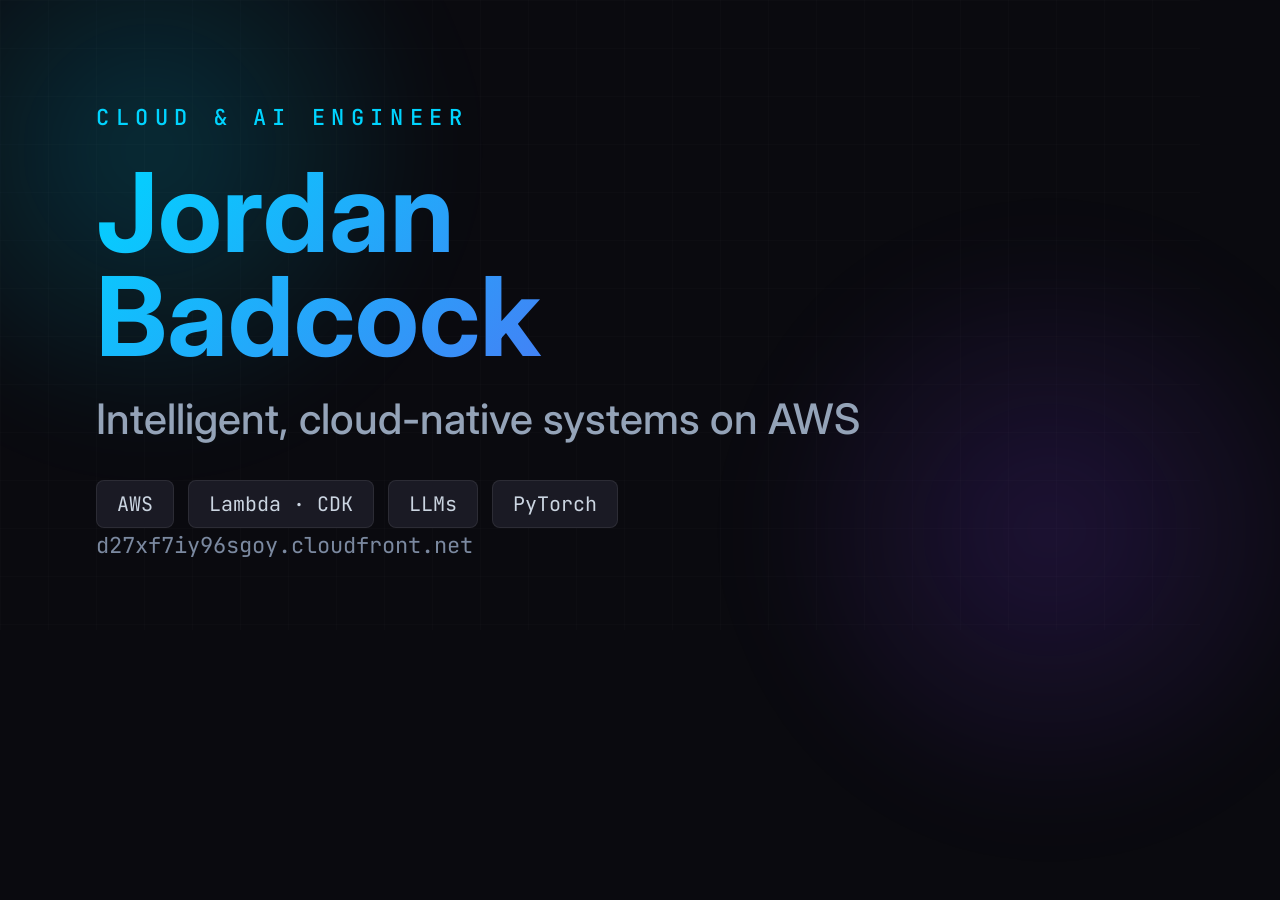
<file: scripts/og-image.html>
<!doctype html>
<html>
<head>
<meta charset="UTF-8" />
<link href="https://fonts.googleapis.com/css2?family=Inter:wght@400;500;600;700&family=JetBrains+Mono:wght@500&display=swap" rel="stylesheet" />
<style>
  * { margin: 0; padding: 0; box-sizing: border-box; }
  body {
    width: 1200px; height: 630px;
    background: #0a0a0f;
    font-family: 'Inter', system-ui, sans-serif;
    position: relative;
    overflow: hidden;
  }
  .grid {
    position: absolute; inset: 0; opacity: 0.4;
    background-image:
      linear-gradient(rgba(255,255,255,0.03) 1px, transparent 1px),
      linear-gradient(90deg, rgba(255,255,255,0.03) 1px, transparent 1px);
    background-size: 48px 48px;
  }
  .blob1 {
    position: absolute; top: -150px; left: -150px;
    width: 600px; height: 600px; border-radius: 50%;
    background: radial-gradient(circle, rgba(0,212,255,0.18), transparent 70%);
    filter: blur(40px);
  }
  .blob2 {
    position: absolute; bottom: -200px; right: -150px;
    width: 600px; height: 600px; border-radius: 50%;
    background: radial-gradient(circle, rgba(124,58,237,0.18), transparent 70%);
    filter: blur(40px);
  }
  .content {
    position: relative; z-index: 2;
    padding: 90px 96px;
    height: 100%;
    display: flex; flex-direction: column; justify-content: center;
  }
  .eyebrow {
    font-family: 'JetBrains Mono', monospace;
    color: #00d4ff; font-size: 22px; font-weight: 500;
    letter-spacing: 0.3em; text-transform: uppercase; margin-bottom: 28px;
  }
  .name {
    font-size: 110px; font-weight: 700; line-height: 0.95;
    background: linear-gradient(135deg, #00d4ff, #7c3aed);
    -webkit-background-clip: text; -webkit-text-fill-color: transparent;
    background-clip: text; margin-bottom: 24px;
  }
  .title { font-size: 42px; font-weight: 500; color: #94a3b8; margin-bottom: 36px; }
  .tags { display: flex; gap: 14px; }
  .tag {
    font-family: 'JetBrains Mono', monospace; font-size: 20px;
    color: #cbd5e1; padding: 10px 20px; border-radius: 8px;
    background: #1a1a24; border: 1px solid #ffffff14;
  }
  .url {
    position: absolute; bottom: 70px; left: 96px; z-index: 2;
    font-family: 'JetBrains Mono', monospace; font-size: 22px; color: #7b89a0;
  }
</style>
</head>
<body>
  <div class="grid"></div>
  <div class="blob1"></div>
  <div class="blob2"></div>
  <div class="content">
    <div class="eyebrow">Cloud &amp; AI Engineer</div>
    <div class="name">Jordan<br/>Badcock</div>
    <div class="title">Intelligent, cloud-native systems on AWS</div>
    <div class="tags">
      <span class="tag">AWS</span>
      <span class="tag">Lambda · CDK</span>
      <span class="tag">LLMs</span>
      <span class="tag">PyTorch</span>
    </div>
  </div>
  <div class="url">d27xf7iy96sgoy.cloudfront.net</div>
</body>
</html>
</file>
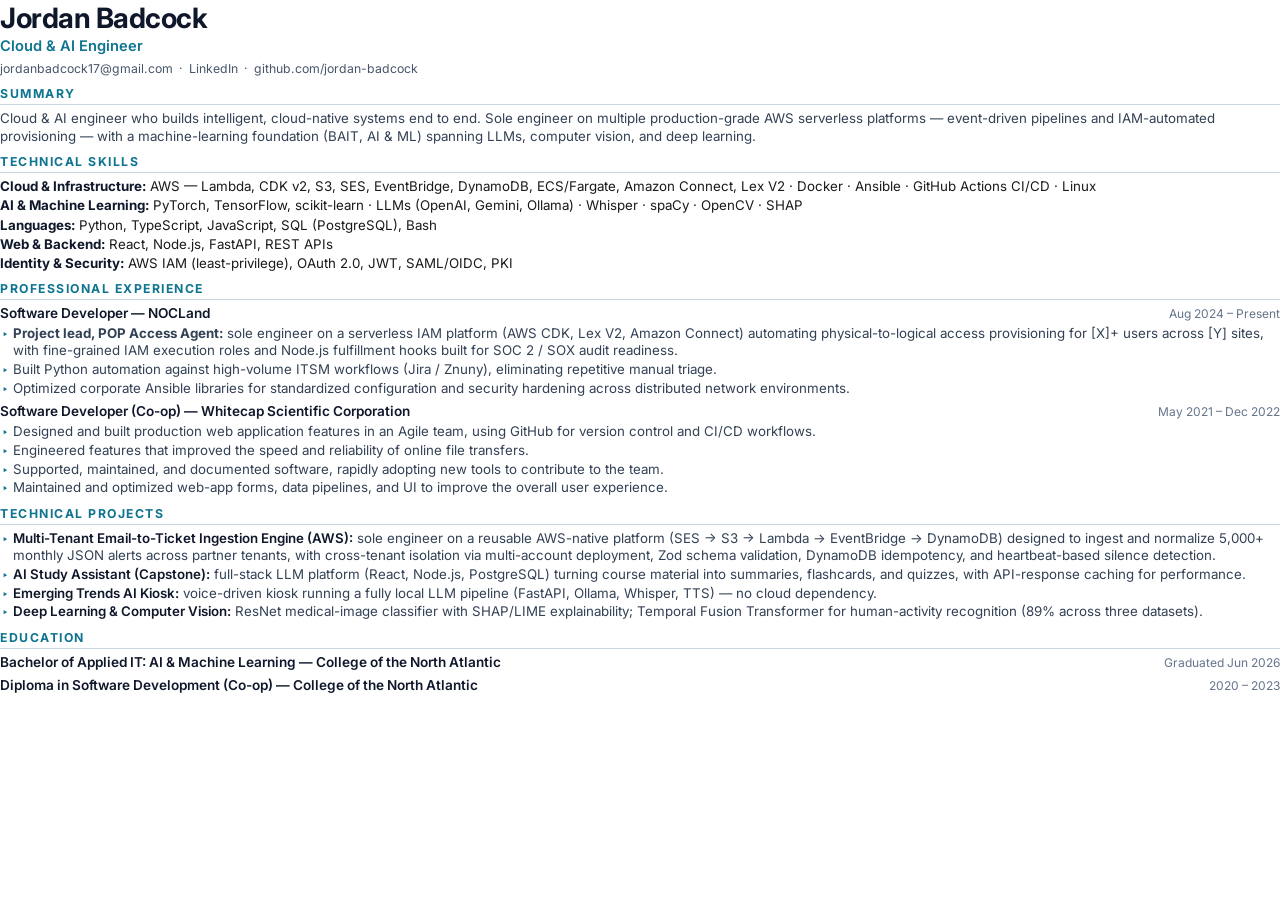
<file: scripts/resume.html>
<!doctype html>
<html lang="en">
<head>
<meta charset="UTF-8" />
<link href="https://fonts.googleapis.com/css2?family=Inter:wght@400;500;600;700&display=swap" rel="stylesheet" />
<style>
  @page { size: letter; margin: 0.5in 0.6in; }
  * { margin: 0; padding: 0; box-sizing: border-box; }
  body {
    font-family: 'Inter', Arial, sans-serif;
    color: #1a1a1a;
    font-size: 10pt;
    line-height: 1.3;
  }
  a { color: #0e7490; text-decoration: none; }

  header { margin-bottom: 9px; }
  h1 { font-size: 21pt; font-weight: 700; letter-spacing: -0.5px; color: #0f172a; }
  .title { font-size: 11pt; font-weight: 600; color: #0e7490; margin-top: 1px; }
  .contact { font-size: 9.2pt; color: #475569; margin-top: 5px; }
  .contact a { color: #475569; }

  section { margin-top: 9px; }
  h2 {
    font-size: 9.2pt; font-weight: 700; text-transform: uppercase; letter-spacing: 1.5px;
    color: #0e7490; border-bottom: 1.5px solid #cbd5e1; padding-bottom: 2px; margin-bottom: 5px;
  }

  .summary { color: #334155; }

  .skills div { margin-bottom: 2px; }
  .skills b { color: #0f172a; }

  .entry { margin-bottom: 6px; }
  .entry:last-child { margin-bottom: 0; }
  .entry-head { display: flex; justify-content: space-between; align-items: baseline; }
  .entry-title { font-weight: 600; color: #0f172a; font-size: 10.2pt; }
  .entry-date { font-size: 9pt; color: #64748b; white-space: nowrap; }
  ul { list-style: none; margin-top: 2px; }
  li { padding-left: 13px; position: relative; margin-bottom: 1.5px; color: #334155; }
  li::before { content: "‣"; position: absolute; left: 2px; color: #0e7490; font-weight: 700; }
  .proj-name { font-weight: 600; color: #0f172a; }
</style>
</head>
<body>
  <header>
    <h1>Jordan Badcock</h1>
    <div class="title">Cloud &amp; AI Engineer</div>
    <div class="contact">
      jordanbadcock17@gmail.com &nbsp;·&nbsp;
      <a href="https://www.linkedin.com/in/jordan-badcock-0022751bb/">LinkedIn</a> &nbsp;·&nbsp;
      <a href="https://github.com/jordan-badcock">github.com/jordan-badcock</a>
    </div>
  </header>

  <section>
    <h2>Summary</h2>
    <p class="summary">
      Cloud &amp; AI engineer who builds intelligent, cloud-native systems end to end. Sole engineer on
      multiple production-grade AWS serverless platforms — event-driven pipelines and IAM-automated
      provisioning — with a machine-learning foundation (BAIT, AI &amp; ML) spanning LLMs, computer
      vision, and deep learning.
    </p>
  </section>

  <section class="skills">
    <h2>Technical Skills</h2>
    <div><b>Cloud &amp; Infrastructure:</b> AWS — Lambda, CDK v2, S3, SES, EventBridge, DynamoDB, ECS/Fargate, Amazon Connect, Lex V2 · Docker · Ansible · GitHub Actions CI/CD · Linux</div>
    <div><b>AI &amp; Machine Learning:</b> PyTorch, TensorFlow, scikit-learn · LLMs (OpenAI, Gemini, Ollama) · Whisper · spaCy · OpenCV · SHAP</div>
    <div><b>Languages:</b> Python, TypeScript, JavaScript, SQL (PostgreSQL), Bash</div>
    <div><b>Web &amp; Backend:</b> React, Node.js, FastAPI, REST APIs</div>
    <div><b>Identity &amp; Security:</b> AWS IAM (least-privilege), OAuth 2.0, JWT, SAML/OIDC, PKI</div>
  </section>

  <section>
    <h2>Professional Experience</h2>
    <div class="entry">
      <div class="entry-head">
        <span class="entry-title">Software Developer — NOCLand</span>
        <span class="entry-date">Aug 2024 – Present</span>
      </div>
      <ul>
        <li><b>Project lead, POP Access Agent:</b> sole engineer on a serverless IAM platform (AWS CDK, Lex V2, Amazon Connect) automating physical-to-logical access provisioning for [X]+ users across [Y] sites, with fine-grained IAM execution roles and Node.js fulfillment hooks built for SOC 2 / SOX audit readiness.</li>
        <li>Built Python automation against high-volume ITSM workflows (Jira / Znuny), eliminating repetitive manual triage.</li>
        <li>Optimized corporate Ansible libraries for standardized configuration and security hardening across distributed network environments.</li>
      </ul>
    </div>
    <div class="entry">
      <div class="entry-head">
        <span class="entry-title">Software Developer (Co-op) — Whitecap Scientific Corporation</span>
        <span class="entry-date">May 2021 – Dec 2022</span>
      </div>
      <ul>
        <li>Designed and built production web application features in an Agile team, using GitHub for version control and CI/CD workflows.</li>
        <li>Engineered features that improved the speed and reliability of online file transfers.</li>
        <li>Supported, maintained, and documented software, rapidly adopting new tools to contribute to the team.</li>
        <li>Maintained and optimized web-app forms, data pipelines, and UI to improve the overall user experience.</li>
      </ul>
    </div>
  </section>

  <section>
    <h2>Technical Projects</h2>
    <div class="entry">
      <ul>
        <li><span class="proj-name">Multi-Tenant Email-to-Ticket Ingestion Engine (AWS):</span> sole engineer on a reusable AWS-native platform (SES → S3 → Lambda → EventBridge → DynamoDB) designed to ingest and normalize 5,000+ monthly JSON alerts across partner tenants, with cross-tenant isolation via multi-account deployment, Zod schema validation, DynamoDB idempotency, and heartbeat-based silence detection.</li>
        <li><span class="proj-name">AI Study Assistant (Capstone):</span> full-stack LLM platform (React, Node.js, PostgreSQL) turning course material into summaries, flashcards, and quizzes, with API-response caching for performance.</li>
        <li><span class="proj-name">Emerging Trends AI Kiosk:</span> voice-driven kiosk running a fully local LLM pipeline (FastAPI, Ollama, Whisper, TTS) — no cloud dependency.</li>
        <li><span class="proj-name">Deep Learning &amp; Computer Vision:</span> ResNet medical-image classifier with SHAP/LIME explainability; Temporal Fusion Transformer for human-activity recognition (89% across three datasets).</li>
      </ul>
    </div>
  </section>

  <section>
    <h2>Education</h2>
    <div class="entry">
      <div class="entry-head">
        <span class="entry-title">Bachelor of Applied IT: AI &amp; Machine Learning — College of the North Atlantic</span>
        <span class="entry-date">Graduated Jun 2026</span>
      </div>
    </div>
    <div class="entry">
      <div class="entry-head">
        <span class="entry-title">Diploma in Software Development (Co-op) — College of the North Atlantic</span>
        <span class="entry-date">2020 – 2023</span>
      </div>
    </div>
  </section>
</body>
</html>
</file>
